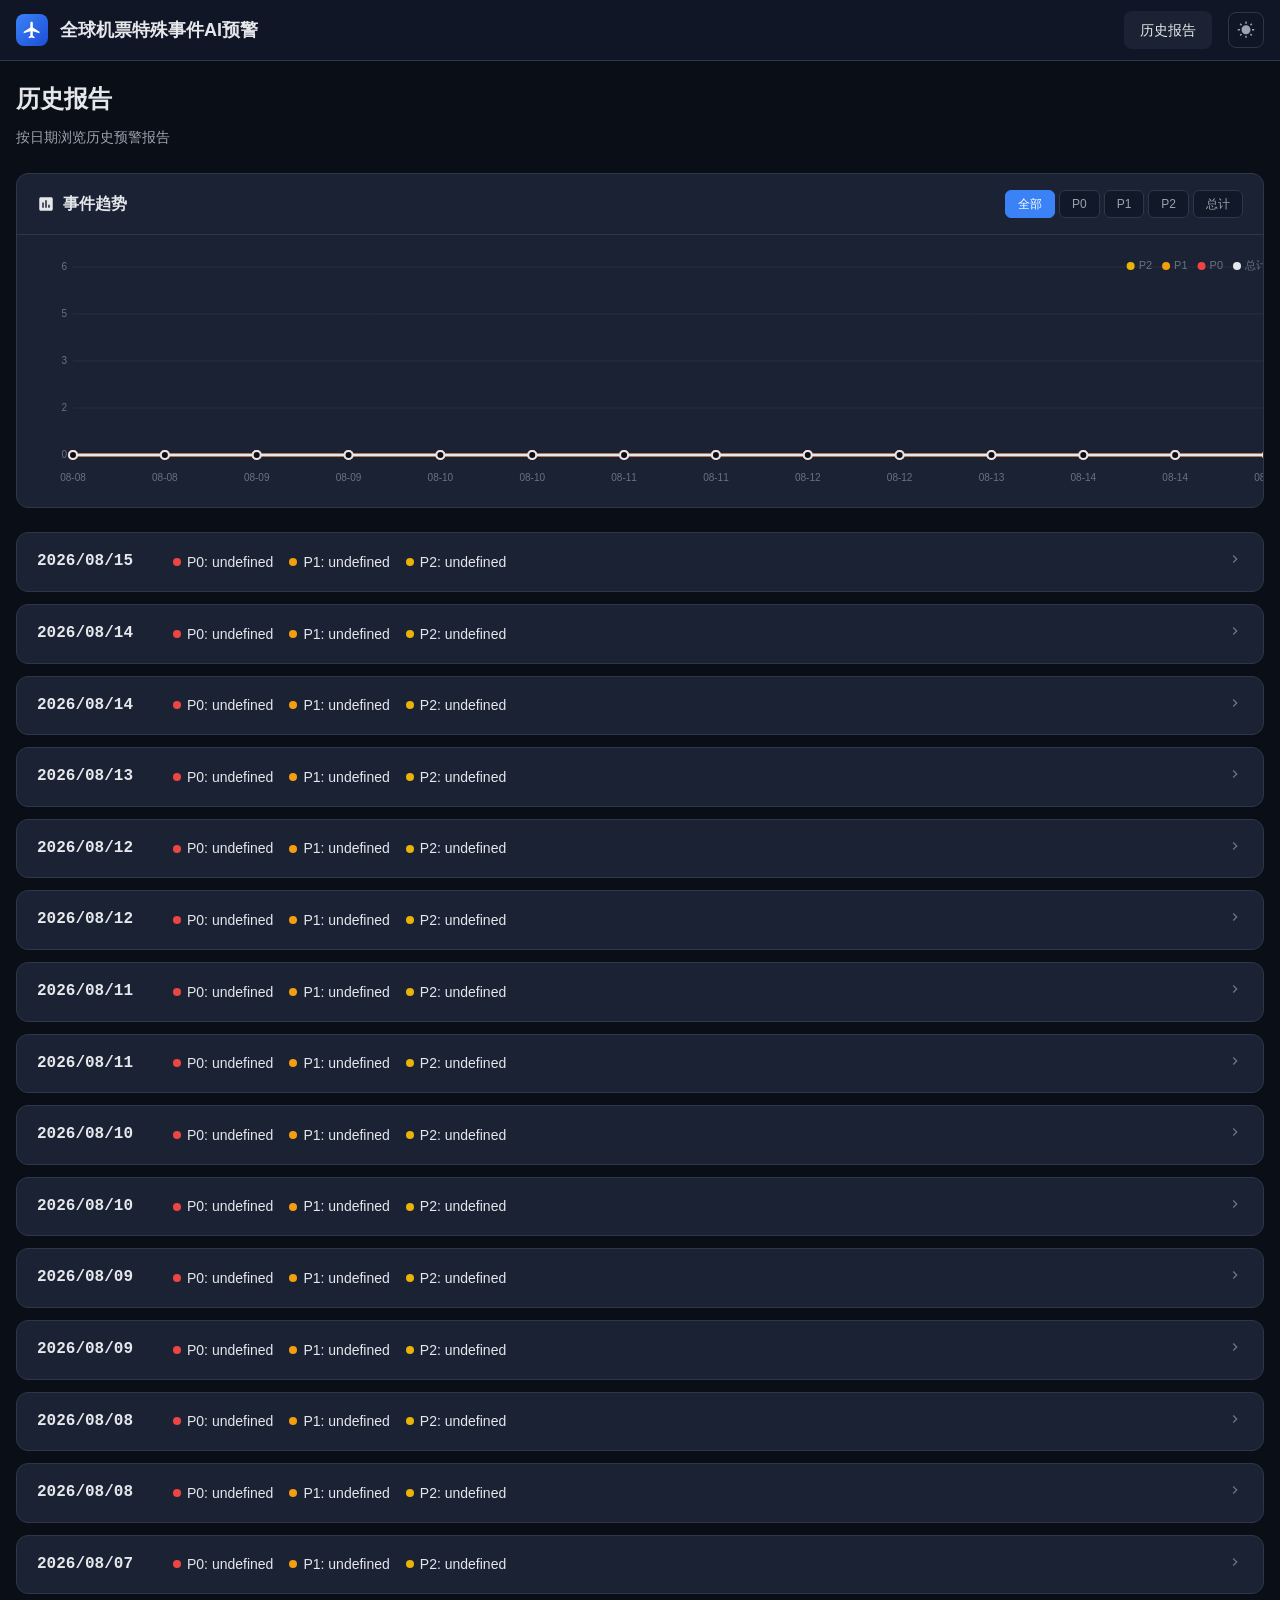
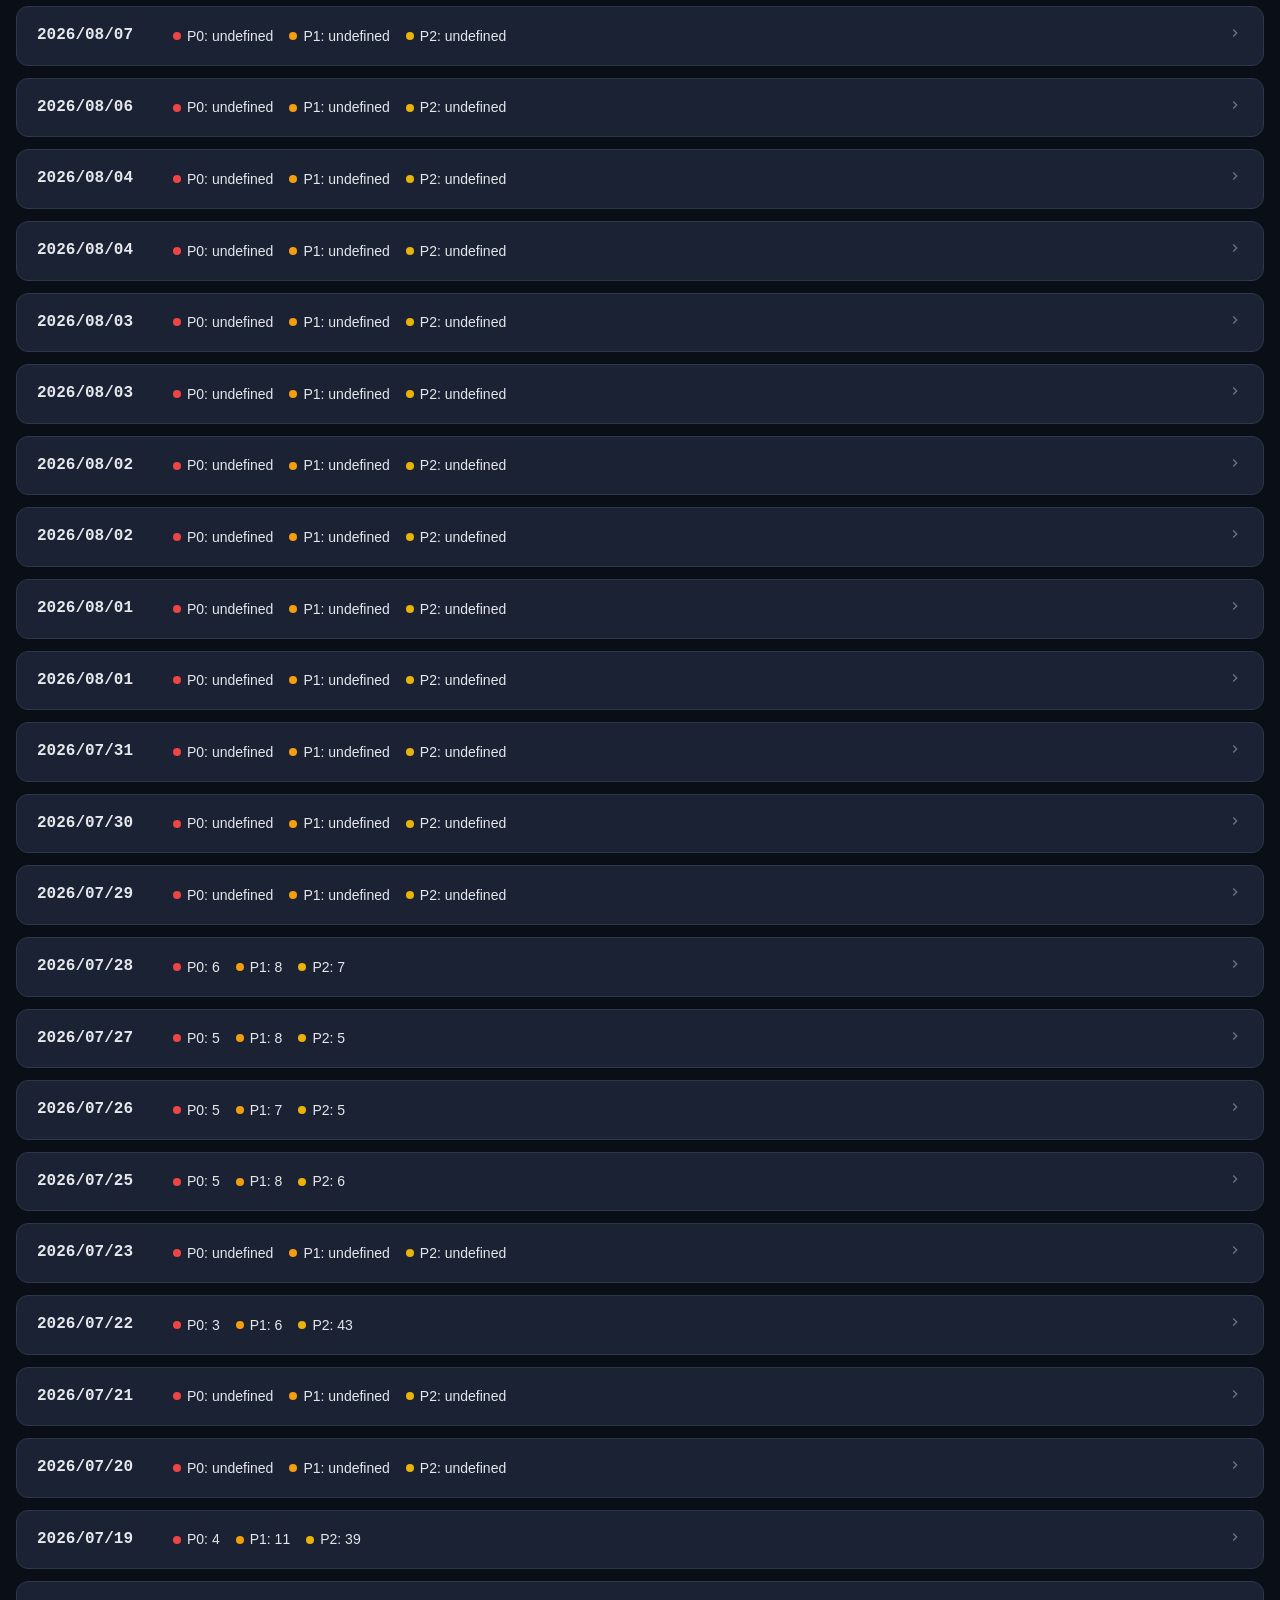
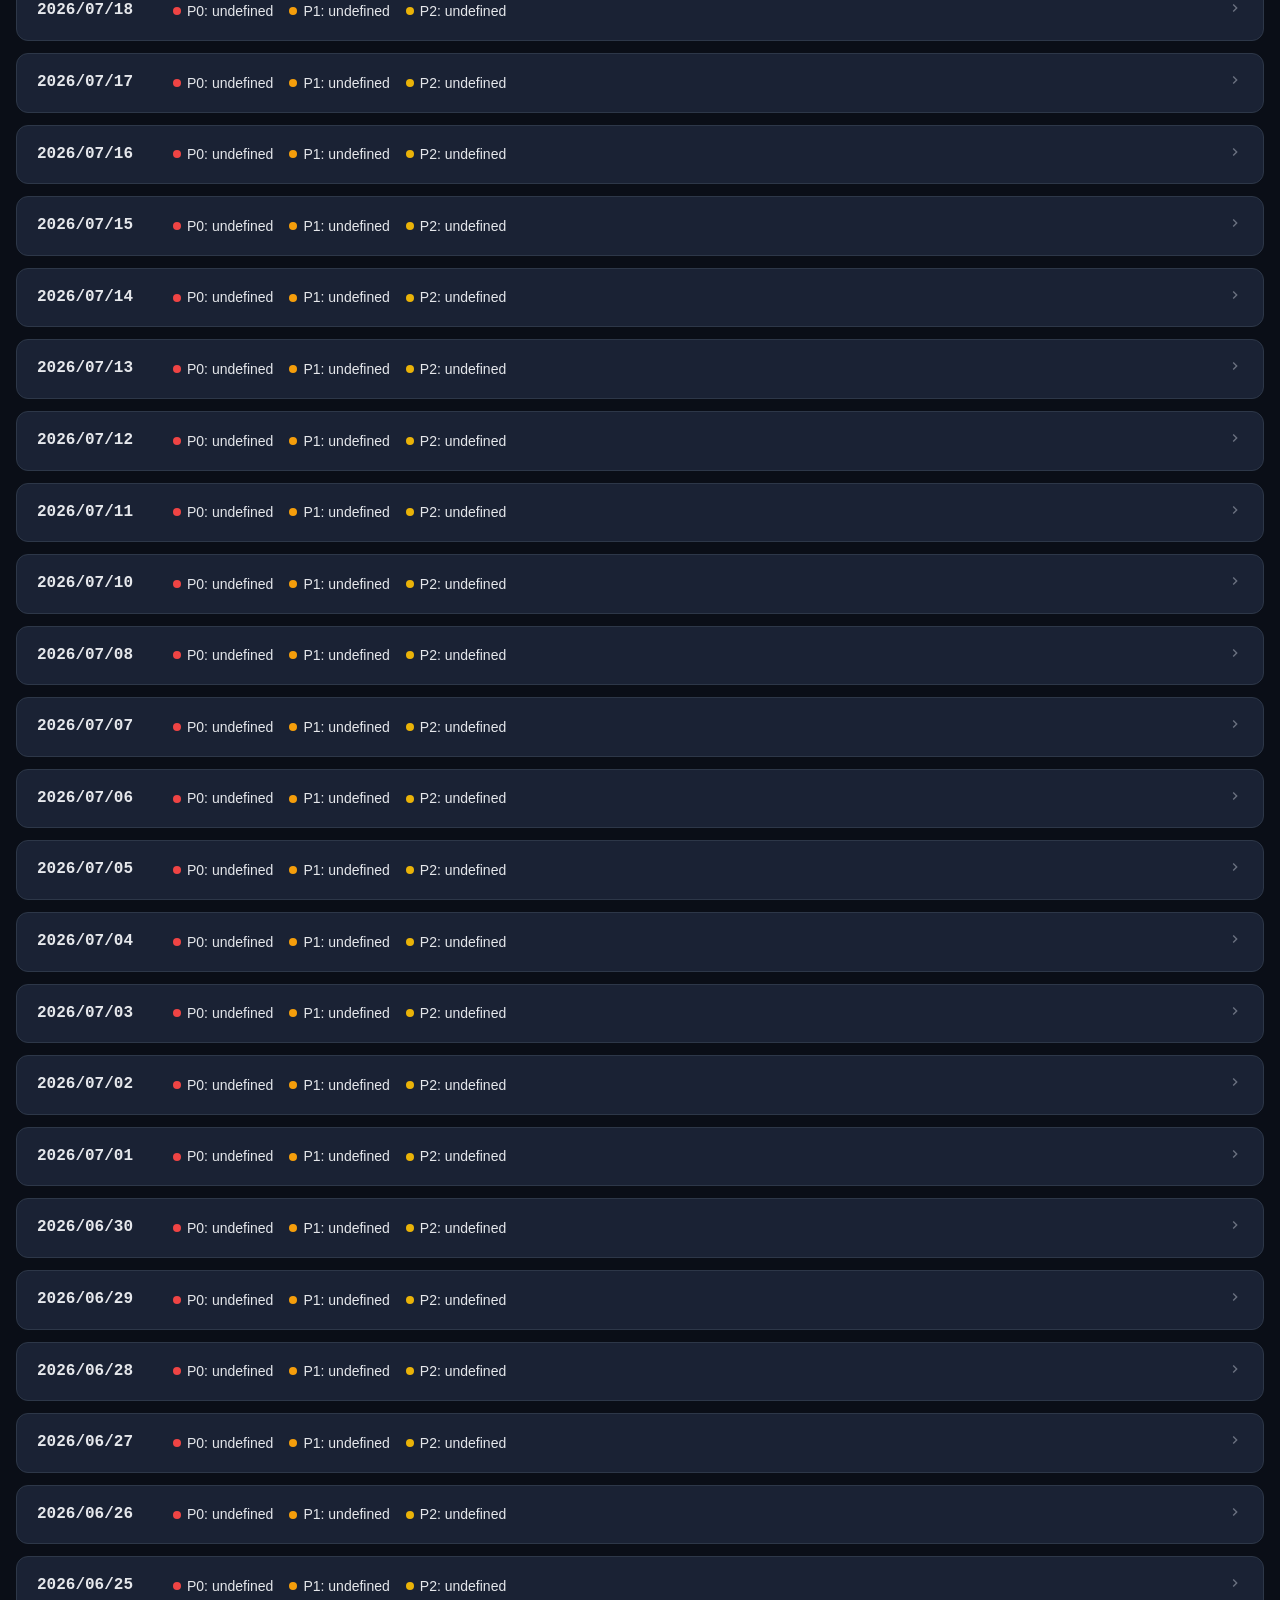
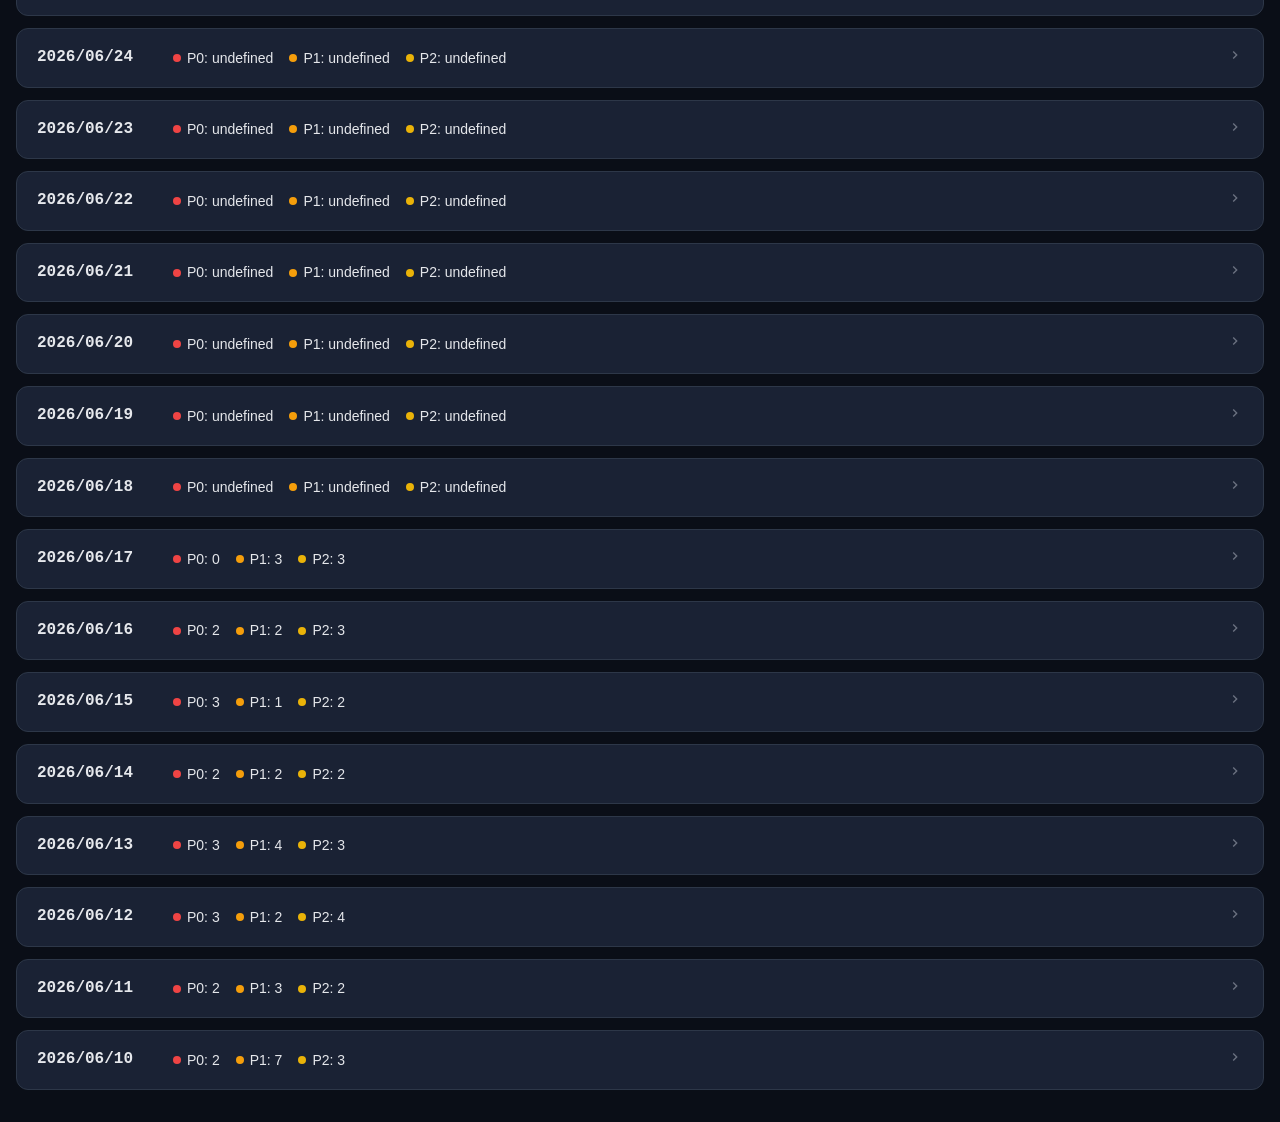
<file: archive.html>
<!DOCTYPE html>
<html lang="zh-CN">
<head>
  <meta charset="UTF-8">
  <meta name="viewport" content="width=device-width, initial-scale=1.0">
  <title>历史报告 - 全球机票特殊事件AI预警</title>
  <meta name="description" content="全球机票特殊事件AI预警历史报告归档">
  <link rel="icon" href="data:image/svg+xml,<svg xmlns='http://www.w3.org/2000/svg' viewBox='0 0 24 24'><path d='M21 16v-2l-8-5V3.5c0-.83-.67-1.5-1.5-1.5S10 2.67 10 3.5V9l-8 5v2l8-2.5V19l-2 1.5V22l3.5-1 3.5 1v-1.5L13 19v-5.5l8 2.5z' fill='%233b82f6'/></svg>">
  <link rel="stylesheet" href="css/style.css">
</head>
<body>
  <!-- Navigation -->
  <nav class="nav">
    <div class="nav-content">
      <div class="nav-brand">
        <div class="nav-logo">
          <svg viewBox="0 0 24 24"><path d="M21 16v-2l-8-5V3.5c0-.83-.67-1.5-1.5-1.5S10 2.67 10 3.5V9l-8 5v2l8-2.5V19l-2 1.5V22l3.5-1 3.5 1v-1.5L13 19v-5.5l8 2.5z"/></svg>
        </div>
        <span class="nav-title">全球机票特殊事件AI预警</span>
      </div>
      <div class="nav-right">
        <div class="nav-links">
          <a href="archive.html" class="nav-link active">历史报告</a>
        </div>
        <button class="theme-toggle" id="themeToggle" onclick="toggleTheme()" title="切换主题">
          <svg viewBox="0 0 24 24"><path d="M6.76 4.84l-1.8-1.79-1.41 1.41 1.79 1.79 1.42-1.41zM4 10.5H1v2h3v-2zm9-9.95h-2V3.5h2V.55zm7.45 3.91l-1.41-1.41-1.79 1.79 1.41 1.41 1.79-1.79zm-3.21 13.7l1.79 1.8 1.41-1.41-1.8-1.79-1.4 1.4zM20 10.5v2h3v-2h-3zm-8-5c-3.31 0-6 2.69-6 6s2.69 6 6 6 6-2.69 6-6-2.69-6-6-6zm-1 16.95h2V19.5h-2v2.95zm-7.45-3.91l1.41 1.41 1.79 1.8-1.41 1.41-1.79 1.8z"/></svg>
        </button>
      </div>
    </div>
  </nav>

  <!-- Main Content -->
  <main class="main">
    <div class="container">
      <!-- Page Header -->
      <div class="page-header">
        <h1 class="page-title">历史报告</h1>
        <div class="page-meta">
          <span>按日期浏览历史预警报告</span>
        </div>
      </div>

      <!-- Trend Chart -->
      <div class="trend-section">
        <div class="section-header">
          <h2 class="section-title">
            <svg viewBox="0 0 24 24"><path d="M19 3H5c-1.1 0-2 .9-2 2v14c0 1.1.9 2 2 2h14c1.1 0 2-.9 2-2V5c0-1.1-.9-2-2-2zM9 17H7v-7h2v7zm4 0h-2V7h2v10zm4 0h-2v-4h2v4z"/></svg>
            事件趋势
          </h2>
          <!-- Trend Filter Buttons -->
          <div class="trend-filter">
            <button class="trend-filter-btn active" data-line="all">全部</button>
            <button class="trend-filter-btn" data-line="P0">P0</button>
            <button class="trend-filter-btn" data-line="P1">P1</button>
            <button class="trend-filter-btn" data-line="P2">P2</button>
            <button class="trend-filter-btn" data-line="total">总计</button>
          </div>
        </div>
        <div class="trend-chart-wrapper">
          <canvas id="trendChart"></canvas>
        </div>
        <!-- Tooltip -->
        <div class="chart-tooltip" id="chartTooltip" style="display:none;"></div>
      </div>

      <!-- Archive List -->
      <div class="archive-list" id="archiveList">
        <div class="loading">
          <div class="spinner"></div>
          加载中...
        </div>
      </div>
    </div>
  </main>

  <script src="js/config.js?v=20260618a"></script>
  <script src="js/archive.js?v=20260618a"></script>
</body>
</html>
</file>
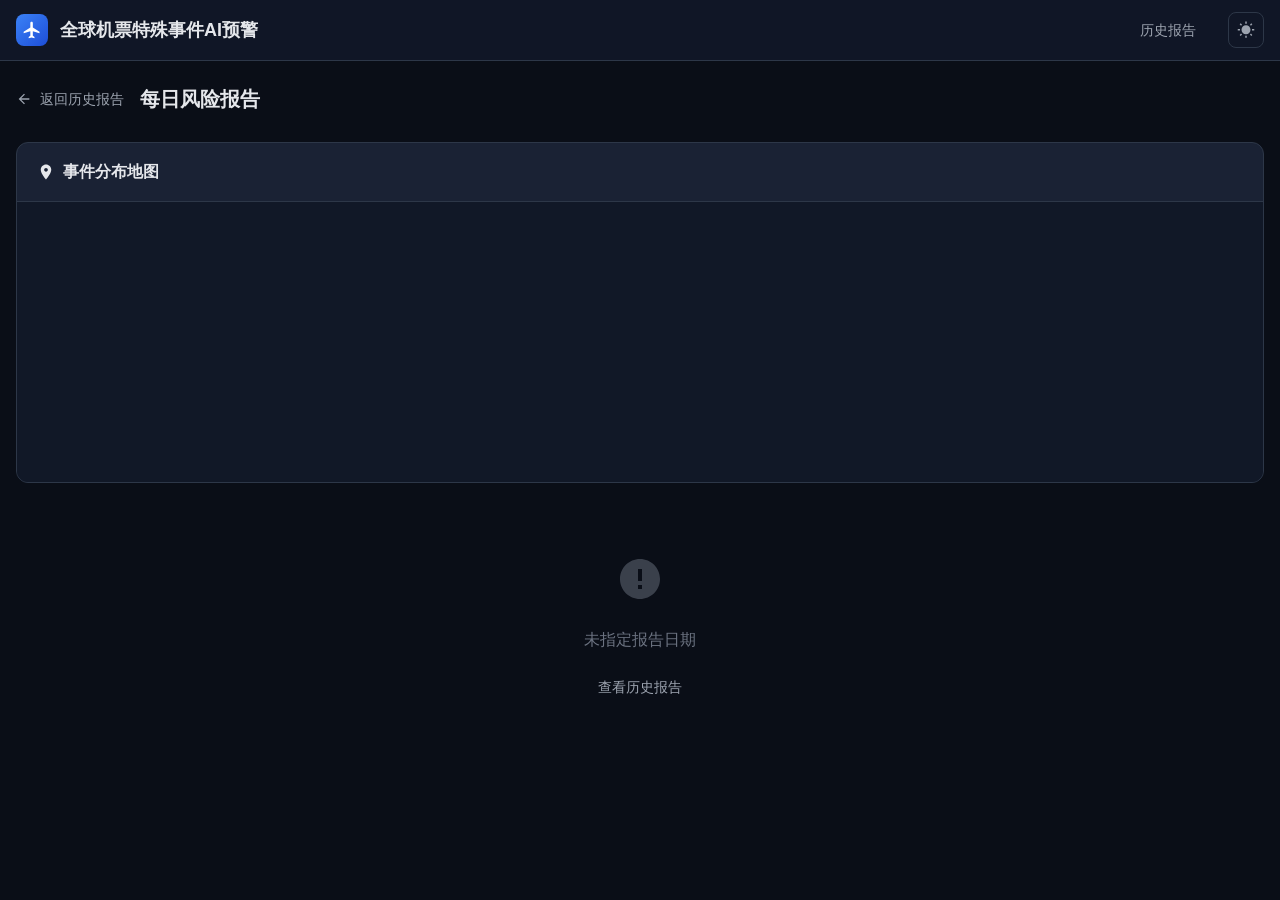
<file: report.html>
<!DOCTYPE html>
<html lang="zh-CN">
<head>
  <meta charset="UTF-8">
  <meta name="viewport" content="width=device-width, initial-scale=1.0">
  <title>报告详情 - 全球机票特殊事件AI预警</title>
  <meta name="description" content="全球机票特殊事件AI预警报告详情">
  <link rel="icon" href="data:image/svg+xml,<svg xmlns='http://www.w3.org/2000/svg' viewBox='0 0 24 24'><path d='M21 16v-2l-8-5V3.5c0-.83-.67-1.5-1.5-1.5S10 2.67 10 3.5V9l-8 5v2l8-2.5V19l-2 1.5V22l3.5-1 3.5 1v-1.5L13 19v-5.5l8 2.5z' fill='%233b82f6'/></svg>">
  <link rel="stylesheet" href="css/style.css">
  <link rel="stylesheet" href="https://cdn.bootcdn.net/ajax/libs/leaflet/1.9.4/leaflet.min.css" />
</head>
<body>
  <!-- Navigation -->
  <nav class="nav">
    <div class="nav-content">
      <div class="nav-brand">
        <div class="nav-logo">
          <svg viewBox="0 0 24 24"><path d="M21 16v-2l-8-5V3.5c0-.83-.67-1.5-1.5-1.5S10 2.67 10 3.5V9l-8 5v2l8-2.5V19l-2 1.5V22l3.5-1 3.5 1v-1.5L13 19v-5.5l8 2.5z"/></svg>
        </div>
        <span class="nav-title">全球机票特殊事件AI预警</span>
      </div>
      <div class="nav-right">
        <div class="nav-links">
          <a href="archive.html" class="nav-link">历史报告</a>
        </div>
        <button class="theme-toggle" id="themeToggle" onclick="toggleTheme()" title="切换主题">
          <svg viewBox="0 0 24 24"><path d="M6.76 4.84l-1.8-1.79-1.41 1.41 1.79 1.79 1.42-1.41zM4 10.5H1v2h3v-2zm9-9.95h-2V3.5h2V.55zm7.45 3.91l-1.41-1.41-1.79 1.79 1.41 1.41 1.79-1.79zm-3.21 13.7l1.79 1.8 1.41-1.41-1.8-1.79-1.4 1.4zM20 10.5v2h3v-2h-3zm-8-5c-3.31 0-6 2.69-6 6s2.69 6 6 6 6-2.69 6-6-2.69-6-6-6zm-1 16.95h2V19.5h-2v2.95zm-7.45-3.91l1.41 1.41 1.79 1.8-1.41 1.41-1.79 1.8z"/></svg>
        </button>
      </div>
    </div>
  </nav>

  <!-- Main Content -->
  <main class="main">
    <div class="container">
      <!-- Report Header -->
      <div class="report-header">
        <a href="archive.html" class="back-link">
          <svg viewBox="0 0 24 24"><path d="M20 11H7.83l5.59-5.59L12 4l-8 8 8 8 1.41-1.41L7.83 13H20v-2z"/></svg>
          返回历史报告
        </a>
        <h1 class="report-title" id="reportTitle">每日风险报告</h1>
      </div>

      <!-- Mini Map -->
      <div class="report-map-section">
        <div class="section-header">
          <h2 class="section-title">
            <svg viewBox="0 0 24 24"><path d="M12 2C8.13 2 5 5.13 5 9c0 5.25 7 13 7 13s7-7.75 7-13c0-3.87-3.13-7-7-7zm0 9.5c-1.38 0-2.5-1.12-2.5-2.5s1.12-2.5 2.5-2.5 2.5 1.12 2.5 2.5-1.12 2.5-2.5 2.5z"/></svg>
            事件分布地图
          </h2>
        </div>
        <div class="report-map-container">
          <div id="reportMap"></div>
        </div>
      </div>

      <!-- Report Content -->
      <div id="reportContent">
        <div class="loading">
          <div class="spinner"></div>
          加载报告数据...
        </div>
      </div>
    </div>
  </main>

  <script src="https://cdn.bootcdn.net/ajax/libs/leaflet/1.9.4/leaflet.min.js"></script>
  <script src="js/config.js?v=20260618a"></script>
  <script src="js/report-common.js?v=20260618a"></script>
  <script src="js/report.js?v=20260618a"></script>
</body>
</html>
</file>
<file: css/style.css>
/* Global Styles - Dark Theme (Default) */
:root {
  --bg-primary: #0a0e17;
  --bg-secondary: #111827;
  --bg-card: #1a2234;
  --bg-card-hover: #243044;
  --text-primary: #e5e7eb;
  --text-secondary: #9ca3af;
  --text-muted: #6b7280;
  --border-color: #2d3748;
  --accent-p0: #ef4444;
  --accent-p0-bg: rgba(239, 68, 68, 0.15);
  --accent-p1: #f59e0b;
  --accent-p1-bg: rgba(245, 158, 11, 0.15);
  --accent-p2: #eab308;
  --accent-p2-bg: rgba(234, 179, 8, 0.15);
  --accent-blue: #3b82f6;
  --accent-blue-bg: rgba(59, 130, 246, 0.15);
  --shadow: 0 4px 6px -1px rgba(0, 0, 0, 0.3), 0 2px 4px -1px rgba(0, 0, 0, 0.2);
  --shadow-lg: 0 10px 15px -3px rgba(0, 0, 0, 0.4), 0 4px 6px -2px rgba(0, 0, 0, 0.3);
  --radius: 12px;
  --radius-sm: 8px;
}

/* Light Theme */
.light-theme {
  --bg-primary: #f3f4f6;
  --bg-secondary: #e5e7eb;
  --bg-card: #ffffff;
  --bg-card-hover: #f9fafb;
  --text-primary: #111827;
  --text-secondary: #4b5563;
  --text-muted: #9ca3af;
  --border-color: #d1d5db;
  --accent-p0-bg: rgba(239, 68, 68, 0.1);
  --accent-p1-bg: rgba(245, 158, 11, 0.1);
  --accent-p2-bg: rgba(234, 179, 8, 0.1);
  --accent-blue-bg: rgba(59, 130, 246, 0.1);
  --shadow: 0 4px 6px -1px rgba(0, 0, 0, 0.08), 0 2px 4px -1px rgba(0, 0, 0, 0.04);
  --shadow-lg: 0 10px 15px -3px rgba(0, 0, 0, 0.1), 0 4px 6px -2px rgba(0, 0, 0, 0.05);
}

* {
  margin: 0;
  padding: 0;
  box-sizing: border-box;
}

body {
  font-family: -apple-system, BlinkMacSystemFont, 'Segoe UI', Roboto, Oxygen, Ubuntu, sans-serif;
  background: var(--bg-primary);
  color: var(--text-primary);
  line-height: 1.6;
  min-height: 100vh;
  transition: background 0.3s, color 0.3s;
}

/* Navigation */
.nav {
  position: fixed;
  top: 0;
  left: 0;
  right: 0;
  background: rgba(17, 24, 39, 0.95);
  backdrop-filter: blur(10px);
  border-bottom: 1px solid var(--border-color);
  z-index: 1000;
  padding: 0 1rem;
  transition: background 0.3s, border-color 0.3s;
}

.light-theme .nav {
  background: rgba(255, 255, 255, 0.95);
}

.nav-content {
  max-width: 1400px;
  margin: 0 auto;
  display: flex;
  align-items: center;
  justify-content: space-between;
  height: 60px;
}

.nav-brand {
  display: flex;
  align-items: center;
  gap: 0.75rem;
}

.nav-logo {
  width: 32px;
  height: 32px;
  background: linear-gradient(135deg, var(--accent-blue), #1d4ed8);
  border-radius: 8px;
  display: flex;
  align-items: center;
  justify-content: center;
}

.nav-logo svg {
  width: 20px;
  height: 20px;
  fill: white;
}

.nav-title {
  font-size: 1.125rem;
  font-weight: 600;
  color: var(--text-primary);
}

.nav-right {
  display: flex;
  align-items: center;
  gap: 1rem;
}

.nav-links {
  display: flex;
  gap: 0.5rem;
}

.nav-link {
  color: var(--text-secondary);
  text-decoration: none;
  padding: 0.5rem 1rem;
  border-radius: var(--radius-sm);
  font-size: 0.875rem;
  transition: all 0.2s;
}

.nav-link:hover, .nav-link.active {
  color: var(--text-primary);
  background: var(--bg-card);
}

/* Theme Toggle */
.theme-toggle {
  background: none;
  border: 1px solid var(--border-color);
  color: var(--text-secondary);
  width: 36px;
  height: 36px;
  border-radius: var(--radius-sm);
  cursor: pointer;
  display: flex;
  align-items: center;
  justify-content: center;
  transition: all 0.2s;
}

.theme-toggle:hover {
  color: var(--accent-blue);
  border-color: var(--accent-blue);
  background: var(--accent-blue-bg);
}

.theme-toggle svg {
  width: 18px;
  height: 18px;
  fill: currentColor;
}

.light-theme .nav {
  background: rgba(255, 255, 255, 0.95);
}

.light-theme .nav-title {
  color: var(--text-primary);
}

/* Main Content */
.main {
  padding-top: 80px;
  padding-bottom: 2rem;
}

.container {
  max-width: 1400px;
  margin: 0 auto;
  padding: 0 1rem;
}

/* Header */
.page-header {
  margin-bottom: 1.5rem;
}

.page-title {
  font-size: 1.5rem;
  font-weight: 700;
  margin-bottom: 0.5rem;
}

.page-meta {
  display: flex;
  align-items: center;
  gap: 1rem;
  color: var(--text-secondary);
  font-size: 0.875rem;
}

.page-meta span {
  display: flex;
  align-items: center;
  gap: 0.375rem;
}

.page-meta svg {
  width: 14px;
  height: 14px;
  fill: currentColor;
}

/* Stats Cards */
.stats-grid {
  display: grid;
  grid-template-columns: repeat(auto-fit, minmax(200px, 1fr));
  gap: 1rem;
  margin-bottom: 1.5rem;
}

.stat-card {
  background: var(--bg-card);
  border-radius: var(--radius);
  padding: 1.25rem;
  border: 1px solid var(--border-color);
  transition: all 0.2s;
}

.stat-card:hover {
  transform: translateY(-2px);
  box-shadow: var(--shadow-lg);
}

.stat-card.p0 { border-left: 4px solid var(--accent-p0); }
.stat-card.p1 { border-left: 4px solid var(--accent-p1); }
.stat-card.p2 { border-left: 4px solid var(--accent-p2); }
.stat-card.total { border-left: 4px solid var(--accent-blue); }

.stat-label {
  font-size: 0.875rem;
  color: var(--text-secondary);
  margin-bottom: 0.5rem;
  display: flex;
  align-items: center;
  gap: 0.5rem;
}

.stat-value {
  font-size: 2.5rem;
  font-weight: 700;
  font-family: 'SF Mono', 'Consolas', monospace;
}

.stat-card.p0 .stat-value { color: var(--accent-p0); }
.stat-card.p1 .stat-value { color: var(--accent-p1); }
.stat-card.p2 .stat-value { color: var(--accent-p2); }
.stat-card.total .stat-value { color: var(--accent-blue); }

.stat-desc {
  font-size: 0.75rem;
  color: var(--text-muted);
  margin-top: 0.5rem;
}

/* ===== Full Filter Bar ===== */
.full-filter-bar {
  display: flex;
  flex-wrap: wrap;
  gap: 1rem 1.5rem;
  padding: 1rem 1.25rem;
  background: var(--bg-card);
  border-radius: var(--radius);
  border: 1px solid var(--border-color);
  margin-bottom: 1.5rem;
  align-items: flex-end;
}

.filter-group {
  display: flex;
  flex-direction: column;
  gap: 0.375rem;
}

.filter-group-time {
  min-width: 240px;
}

.filter-group-priority,
.filter-group-category,
.filter-group-region {
  /* auto width */
}

.filter-group-search {
  flex: 1;
  min-width: 200px;
  flex-direction: row;
  align-items: flex-end;
  gap: 0.5rem;
}

.filter-label {
  font-size: 0.75rem;
  color: var(--text-muted);
  font-weight: 600;
  white-space: nowrap;
  letter-spacing: 0.02em;
}

/* Time controls */
.filter-time-controls {
  display: flex;
  flex-direction: column;
  gap: 0.375rem;
}

.filter-time-inputs {
  display: flex;
  align-items: center;
  gap: 0.375rem;
}

.filter-date-input {
  background: var(--bg-secondary);
  border: 1px solid var(--border-color);
  color: var(--text-primary);
  padding: 0.35rem 0.5rem;
  border-radius: 6px;
  font-size: 0.8125rem;
  font-family: inherit;
  width: 130px;
  outline: none;
  transition: border-color 0.15s;
}

.filter-date-input:focus {
  border-color: var(--accent-blue);
}

.filter-date-input::-webkit-calendar-picker-indicator {
  filter: invert(0.7);
  cursor: pointer;
}

.light-theme .filter-date-input::-webkit-calendar-picker-indicator {
  filter: none;
}

.filter-date-sep {
  color: var(--text-muted);
  font-size: 0.8125rem;
  font-weight: 500;
}

.filter-time-shortcuts {
  display: flex;
  gap: 0.25rem;
}

.filter-shortcut-btn {
  background: var(--bg-secondary);
  border: 1px solid var(--border-color);
  color: var(--text-secondary);
  padding: 0.2rem 0.5rem;
  border-radius: 4px;
  font-size: 0.6875rem;
  cursor: pointer;
  transition: all 0.15s;
  white-space: nowrap;
}

.filter-shortcut-btn:hover {
  background: var(--bg-card-hover);
  color: var(--text-primary);
}

.filter-shortcut-btn.active {
  background: var(--accent-blue);
  color: #fff;
  border-color: var(--accent-blue);
}

/* Priority / Category / Region button groups */
.filter-priority,
.filter-category,
.filter-region {
  display: flex;
  flex-wrap: wrap;
  gap: 0.25rem;
}

.filter-btn {
  background: var(--bg-secondary);
  border: 1px solid var(--border-color);
  color: var(--text-secondary);
  padding: 0.3rem 0.75rem;
  border-radius: 6px;
  font-size: 0.75rem;
  cursor: pointer;
  transition: all 0.15s;
  white-space: nowrap;
}

.filter-btn:hover {
  background: var(--bg-card-hover);
  color: var(--text-primary);
}

.filter-btn.active {
  background: var(--accent-blue);
  color: #fff;
  border-color: var(--accent-blue);
}

/* Search inline in full filter */
.filter-search {
  display: flex;
  align-items: center;
  gap: 0.5rem;
  background: var(--bg-secondary);
  border: 1px solid var(--border-color);
  border-radius: 6px;
  padding: 0.3rem 0.625rem;
  flex: 1;
  min-width: 160px;
}

.filter-search svg {
  width: 16px;
  height: 16px;
  fill: var(--text-muted);
  flex-shrink: 0;
}

.filter-search input {
  flex: 1;
  background: transparent;
  border: none;
  color: var(--text-primary);
  font-size: 0.8125rem;
  outline: none;
  width: 100%;
}

.filter-search input::placeholder {
  color: var(--text-muted);
}

.filter-count {
  font-size: 0.75rem;
  color: var(--text-muted);
  font-family: 'SF Mono', 'Consolas', monospace;
  white-space: nowrap;
}

/* Mobile: full filter bar adjustments */
@media (max-width: 768px) {
  .full-filter-bar {
    gap: 0.75rem;
    padding: 0.875rem 1rem;
  }
  .filter-group-time {
    min-width: 100%;
  }
  .filter-date-input {
    width: 110px;
    font-size: 0.75rem;
  }
  .filter-group-search {
    min-width: 100%;
    flex-direction: column;
    align-items: stretch;
  }
  .filter-category .filter-btn {
    font-size: 0.6875rem;
    padding: 0.25rem 0.5rem;
  }
}

@media (max-width: 640px) {
  .filter-time-inputs {
    flex-wrap: wrap;
  }
  .filter-time-shortcuts {
    flex-wrap: wrap;
  }
  .filter-priority,
  .filter-category,
  .filter-region {
    flex-wrap: wrap;
  }
}

/* Modal date label */
.modal-date-label {
  font-size: 0.8125rem;
  color: var(--text-muted);
  margin-bottom: 16px;
  padding-bottom: 12px;
  border-bottom: 1px solid var(--border-color);
}

/* Grid Layout */
.content-grid {
  display: grid;
  grid-template-columns: 1fr;
  gap: 1.5rem;
}

@media (min-width: 1024px) {
  .content-grid {
    grid-template-columns: 1fr 1fr;
  }
}

/* Map Section */
.map-section {
  background: var(--bg-card);
  border-radius: var(--radius);
  border: 1px solid var(--border-color);
  overflow: hidden;
}

.section-header {
  padding: 1rem 1.25rem;
  border-bottom: 1px solid var(--border-color);
  display: flex;
  align-items: center;
  justify-content: space-between;
}

.section-title {
  font-size: 1rem;
  font-weight: 600;
  display: flex;
  align-items: center;
  gap: 0.5rem;
}

.section-title svg {
  width: 18px;
  height: 18px;
  fill: currentColor;
}

.map-container {
  height: 400px;
  background: var(--bg-secondary);
}

#indexMap {
  height: 100%;
  width: 100%;
}

/* Legend */
.legend {
  display: flex;
  gap: 1rem;
  padding: 0.75rem 1.25rem;
  background: var(--bg-secondary);
  border-top: 1px solid var(--border-color);
}

.legend-item {
  display: flex;
  align-items: center;
  gap: 0.375rem;
  font-size: 0.75rem;
  color: var(--text-secondary);
}

.legend-dot {
  width: 10px;
  height: 10px;
  border-radius: 50%;
}

.legend-dot.p0 { background: var(--accent-p0); }
.legend-dot.p1 { background: var(--accent-p1); }
.legend-dot.p2 { background: var(--accent-p2); }

/* Event List */
.event-list-section {
  background: var(--bg-card);
  border-radius: var(--radius);
  border: 1px solid var(--border-color);
}

.event-list {
  max-height: 500px;
  overflow-y: auto;
}

.event-item {
  padding: 1rem 1.25rem;
  border-bottom: 1px solid var(--border-color);
  cursor: pointer;
  transition: background 0.2s;
}

.event-item:last-child {
  border-bottom: none;
}

.event-item:hover {
  background: var(--bg-card-hover);
}

.event-item.clickable {
  cursor: pointer;
}

.event-item.clickable:hover {
  background: var(--bg-card-hover);
  transform: translateX(4px);
}

.event-item.clickable:active {
  transform: translateX(2px);
}

.event-header {
  display: flex;
  align-items: flex-start;
  justify-content: space-between;
  gap: 0.75rem;
  margin-bottom: 0.5rem;
}

.event-priority {
  flex-shrink: 0;
  padding: 0.25rem 0.5rem;
  border-radius: 4px;
  font-size: 0.75rem;
  font-weight: 600;
}

.event-priority.p0 { background: var(--accent-p0-bg); color: var(--accent-p0); }
.event-priority.p1 { background: var(--accent-p1-bg); color: var(--accent-p1); }
.event-priority.p2 { background: var(--accent-p2-bg); color: var(--accent-p2); }

.event-title {
  font-size: 0.9375rem;
  font-weight: 500;
  flex: 1;
}

.event-category {
  font-size: 0.75rem;
  color: var(--text-muted);
  margin-top: 0.375rem;
}

.event-summary {
  font-size: 0.8125rem;
  color: var(--text-secondary);
  margin-top: 0.5rem;
  line-height: 1.5;
  padding: 0.5rem 0.75rem;
  background: var(--bg-secondary);
  border-radius: 6px;
  border-left: 3px solid var(--accent-blue);
}

.event-card-summary {
  font-size: 0.8125rem;
  color: var(--text-secondary);
  margin-bottom: 0.75rem;
  line-height: 1.6;
  padding: 0.625rem 0.75rem;
  background: var(--bg-secondary);
  border-radius: var(--radius-sm);
  border-left: 3px solid var(--accent-blue);
}

.event-card-description {
  margin-bottom: 0.75rem;
}

.desc-content {
  font-size: 0.8125rem;
  color: var(--text-secondary);
  line-height: 1.75;
  padding: 0.625rem 0.75rem;
  background: var(--bg-secondary);
  border-radius: var(--radius-sm);
  overflow: hidden;
  transition: max-height 0.3s ease;
}

.desc-content p {
  margin: 0 0 0.5rem 0;
}

.desc-content p:last-child {
  margin-bottom: 0;
}

.desc-content.collapsed {
  max-height: 3.6em;
  position: relative;
}

.desc-content.collapsed::after {
  content: '';
  position: absolute;
  bottom: 0;
  left: 0;
  right: 0;
  height: 2em;
  background: linear-gradient(transparent, var(--bg-secondary));
  pointer-events: none;
}

.desc-toggle {
  display: inline-flex;
  align-items: center;
  gap: 4px;
  background: none;
  border: none;
  color: var(--accent-blue);
  font-size: 0.75rem;
  cursor: pointer;
  padding: 4px 0;
  margin-top: 2px;
}

.desc-toggle:hover {
  opacity: 0.8;
}

.desc-toggle svg {
  transition: transform 0.2s ease;
}

.event-meta {
  display: flex;
  flex-wrap: wrap;
  gap: 1rem;
  font-size: 0.8125rem;
  color: var(--text-secondary);
}

.event-meta-item {
  display: flex;
  align-items: center;
  gap: 0.375rem;
}

.event-meta-item svg {
  width: 14px;
  height: 14px;
  fill: currentColor;
}

/* Report Page */
.report-header {
  display: flex;
  flex-wrap: wrap;
  align-items: center;
  gap: 1rem;
  margin-bottom: 1.5rem;
}

.back-link {
  display: inline-flex;
  align-items: center;
  gap: 0.5rem;
  color: var(--text-secondary);
  text-decoration: none;
  font-size: 0.875rem;
  padding: 0.5rem 0;
  transition: color 0.2s;
}

.back-link:hover {
  color: var(--text-primary);
}

.back-link svg {
  width: 16px;
  height: 16px;
  fill: currentColor;
}

.report-title {
  font-size: 1.25rem;
  font-weight: 600;
}

/* Report Mini Map */
.report-map-section {
  background: var(--bg-card);
  border-radius: var(--radius);
  border: 1px solid var(--border-color);
  overflow: hidden;
  margin-bottom: 1.5rem;
}

.report-map-container {
  height: 280px;
  background: var(--bg-secondary);
}

#reportMap {
  height: 100%;
  width: 100%;
}

/* Trend Chart Section */
.trend-section {
  background: var(--bg-card);
  border-radius: var(--radius);
  border: 1px solid var(--border-color);
  overflow: hidden;
  margin-bottom: 1.5rem;
}

.trend-chart-wrapper {
  padding: 1rem 1.25rem;
}

#trendChart {
  width: 100%;
  display: block;
}

/* Report Sections */
.report-section {
  margin-bottom: 1.5rem;
}

.report-section.p0 { border-left: 4px solid var(--accent-p0); }
.report-section.p1 { border-left: 4px solid var(--accent-p1); }
.report-section.p2 { border-left: 4px solid var(--accent-p2); }

.report-section-header {
  background: var(--bg-card);
  padding: 1rem 1.25rem;
  border-radius: var(--radius) var(--radius) 0 0;
  border: 1px solid var(--border-color);
  border-bottom: none;
  display: flex;
  align-items: center;
  gap: 0.75rem;
}

.report-section-title {
  font-size: 1rem;
  font-weight: 600;
}

.report-section-body {
  background: var(--bg-card);
  border-radius: 0 0 var(--radius) var(--radius);
  border: 1px solid var(--border-color);
  overflow: hidden;
}

.dimension-group {
  padding: 1rem 1.25rem;
  border-bottom: 1px solid var(--border-color);
}

.dimension-group:last-child {
  border-bottom: none;
}

.dimension-title {
  font-size: 0.875rem;
  font-weight: 600;
  color: var(--text-secondary);
  margin-bottom: 0.75rem;
  display: flex;
  align-items: center;
  gap: 0.5rem;
}

.dimension-title svg {
  width: 16px;
  height: 16px;
  fill: currentColor;
}

.event-card {
  background: var(--bg-secondary);
  border-radius: var(--radius-sm);
  padding: 1.25rem;
  margin-bottom: 0.75rem;
}

.event-card:last-child {
  margin-bottom: 0;
}

.event-card.p2-compact {
  padding: 0.75rem 1rem;
  opacity: 0.85;
}

.event-card.p2-compact .event-card-title {
  font-size: 0.875rem;
  font-weight: 400;
  margin-bottom: 0;
}

.event-priority-badge {
  display: inline-block;
  font-size: 0.75rem;
  font-weight: 700;
  padding: 0.125rem 0.5rem;
  border-radius: 4px;
  margin-right: 0.5rem;
  vertical-align: middle;
}

.event-priority-badge.p0 {
  background: var(--accent-p0-bg);
  color: var(--accent-p0);
  border: 1px solid rgba(239, 68, 68, 0.3);
}

.event-priority-badge.p1 {
  background: var(--accent-p1-bg);
  color: var(--accent-p1);
  border: 1px solid rgba(245, 158, 11, 0.3);
}

.event-priority-badge.p2 {
  background: var(--accent-p2-bg);
  color: var(--accent-p2);
  border: 1px solid rgba(234, 179, 8, 0.3);
  font-size: 0.7rem;
}

.event-card-title {
  font-size: 0.9375rem;
  font-weight: 600;
  margin-bottom: 0.75rem;
  line-height: 1.5;
}

/* 6字段区域 → 改为2×2网格信息卡 + 全宽卡 + 蓝色竖线详情 */
.card-info-grid {
  display: grid;
  grid-template-columns: 1fr 1fr;
  gap: 10px;
  margin-bottom: 10px;
}

.card-info-full {
  display: flex;
  flex-direction: column;
  gap: 10px;
  margin-bottom: 0;
}

.card-info-item {
  display: flex;
  align-items: flex-start;
  gap: 10px;
  padding: 12px 14px;
  background: var(--bg-secondary);
  border-radius: 10px;
  border: 1px solid var(--border-color);
}

.card-info-icon {
  width: 36px;
  height: 36px;
  border-radius: 8px;
  display: flex;
  align-items: center;
  justify-content: center;
  font-size: 18px;
  background: var(--accent-blue-bg);
  flex-shrink: 0;
}

.card-info-content {
  flex: 1;
  min-width: 0;
}

.card-info-label {
  font-size: 11px;
  color: var(--text-muted);
  font-weight: 500;
  margin-bottom: 2px;
  text-transform: uppercase;
  letter-spacing: 0.02em;
}

.card-info-value {
  font-size: 13px;
  color: var(--text-primary);
  font-weight: 500;
  line-height: 1.5;
  word-break: break-word;
}

/* 卡片详情分隔线 */
.card-detail-divider {
  height: 1px;
  background: var(--border-color);
  margin: 16px 0;
}

/* 卡片详情区域（蓝色竖线） */
.card-detail-area {
  display: flex;
  flex-direction: column;
  gap: 12px;
}

.card-detail-block {
  padding-left: 12px;
  border-left: 3px solid var(--accent-blue);
}

.card-detail-header {
  font-size: 14px;
  font-weight: 700;
  color: var(--accent-blue);
  margin-bottom: 4px;
}

.card-detail-body {
  font-size: 13px;
  color: var(--text-secondary);
  line-height: 1.7;
}

/* Flight Table */
.flight-section {
  background: var(--bg-card);
  border-radius: var(--radius);
  border: 1px solid var(--border-color);
  margin-bottom: 1.5rem;
}

.flight-table-wrapper {
  overflow-x: auto;
}

.flight-table {
  width: 100%;
  border-collapse: collapse;
  font-size: 0.8125rem;
}

.flight-table th,
.flight-table td {
  padding: 0.75rem 1rem;
  text-align: left;
  border-bottom: 1px solid var(--border-color);
}

.flight-table th {
  background: var(--bg-secondary);
  font-weight: 600;
  color: var(--text-secondary);
  white-space: nowrap;
}

.flight-table tr:last-child td {
  border-bottom: none;
}

.flight-table tr:hover td {
  background: var(--bg-card-hover);
}

.flight-airport {
  font-weight: 600;
}

.flight-count {
  color: var(--text-muted);
  font-size: 0.75rem;
}

.flight-route {
  font-family: 'SF Mono', 'Consolas', monospace;
  color: var(--text-secondary);
}

.status-badge {
  display: inline-flex;
  align-items: center;
  gap: 0.25rem;
  padding: 0.25rem 0.5rem;
  border-radius: 4px;
  font-size: 0.75rem;
  font-weight: 500;
}

.status-badge.cancelled {
  background: var(--accent-p0-bg);
  color: var(--accent-p0);
}

.status-badge.delayed {
  background: var(--accent-p1-bg);
  color: var(--accent-p1);
}

/* Sources */
.sources-section {
  background: var(--bg-card);
  border-radius: var(--radius);
  border: 1px solid var(--border-color);
  padding: 1.25rem;
}

.sources-title {
  font-size: 0.875rem;
  font-weight: 600;
  margin-bottom: 0.75rem;
}

.sources-list {
  display: flex;
  flex-wrap: wrap;
  gap: 0.5rem;
}

.source-tag {
  display: inline-flex;
  align-items: center;
  gap: 0.375rem;
  padding: 0.375rem 0.75rem;
  background: var(--bg-secondary);
  border-radius: var(--radius-sm);
  font-size: 0.75rem;
  color: var(--text-secondary);
}

.source-tag svg {
  width: 12px;
  height: 12px;
  fill: currentColor;
}

/* Archive Page */
.archive-list {
  display: flex;
  flex-direction: column;
  gap: 0.75rem;
}

.archive-item {
  display: flex;
  align-items: center;
  gap: 1rem;
  background: var(--bg-card);
  border-radius: var(--radius);
  border: 1px solid var(--border-color);
  padding: 1rem 1.25rem;
  cursor: pointer;
  transition: all 0.2s;
}

.archive-item:hover {
  background: var(--bg-card-hover);
  transform: translateX(4px);
}

.archive-date {
  font-size: 1rem;
  font-weight: 600;
  font-family: 'SF Mono', 'Consolas', monospace;
  min-width: 120px;
}

.archive-stats {
  display: flex;
  gap: 1rem;
  flex: 1;
}

.archive-stat {
  display: flex;
  align-items: center;
  gap: 0.375rem;
  font-size: 0.875rem;
}

.archive-stat .dot {
  width: 8px;
  height: 8px;
  border-radius: 50%;
}

.archive-stat .dot.p0 { background: var(--accent-p0); }
.archive-stat .dot.p1 { background: var(--accent-p1); }
.archive-stat .dot.p2 { background: var(--accent-p2); }

.archive-arrow {
  color: var(--text-muted);
}

.archive-arrow svg {
  width: 16px;
  height: 16px;
  fill: currentColor;
}

.empty-state {
  text-align: center;
  padding: 3rem 1rem;
  color: var(--text-muted);
}

.empty-state svg {
  width: 48px;
  height: 48px;
  fill: currentColor;
  margin-bottom: 1rem;
  opacity: 0.5;
}

/* Loading */
.loading {
  display: flex;
  align-items: center;
  justify-content: center;
  padding: 3rem 1rem;
  color: var(--text-muted);
}

.spinner {
  width: 32px;
  height: 32px;
  border: 3px solid var(--border-color);
  border-top-color: var(--accent-blue);
  border-radius: 50%;
  animation: spin 1s linear infinite;
  margin-right: 0.75rem;
}

@keyframes spin {
  to { transform: rotate(360deg); }
}

/* Leaflet Custom Styles */
.leaflet-popup-content-wrapper {
  background: var(--bg-card);
  color: var(--text-primary);
  border-radius: var(--radius-sm);
  box-shadow: var(--shadow-lg);
}

.leaflet-popup-tip {
  background: var(--bg-card);
}

.leaflet-popup-content {
  margin: 0.75rem 1rem;
  font-size: 0.8125rem;
}

.popup-title {
  font-weight: 600;
  margin-bottom: 0.375rem;
}

.popup-priority {
  display: inline-block;
  padding: 0.125rem 0.375rem;
  border-radius: 3px;
  font-size: 0.6875rem;
  font-weight: 600;
  margin-bottom: 0.375rem;
}

.popup-priority.p0 { background: var(--accent-p0-bg); color: var(--accent-p0); }
.popup-priority.p1 { background: var(--accent-p1-bg); color: var(--accent-p1); }
.popup-priority.p2 { background: var(--accent-p2-bg); color: var(--accent-p2); }

.popup-summary {
  color: var(--text-secondary);
  font-size: 0.75rem;
  line-height: 1.4;
}

/* Light theme Leaflet overrides */
.light-theme .leaflet-popup-content-wrapper {
  background: #fff;
  color: #111827;
  box-shadow: 0 4px 12px rgba(0,0,0,0.12);
}

.light-theme .leaflet-popup-tip {
  background: #fff;
}

/* Mobile Responsive */
@media (max-width: 640px) {
  .nav-title {
    font-size: 0.9375rem;
  }

  .stats-grid {
    grid-template-columns: repeat(2, 1fr);
  }

  .stat-value {
    font-size: 1.75rem;
  }

  .event-meta {
    flex-direction: column;
    gap: 0.5rem;
  }

  .archive-stats {
    flex-wrap: wrap;
    gap: 0.5rem;
  }

  .archive-date {
    min-width: auto;
  }

  .map-container {
    height: 300px;
  }

  .report-map-container {
    height: 200px;
  }

  .flight-table {
    font-size: 0.75rem;
  }

  .flight-table th,
  .flight-table td {
    padding: 0.5rem 0.75rem;
  }

  /* filter-bar mobile handled by full-filter-bar media queries above */
}

/* Scrollbar */
::-webkit-scrollbar {
  width: 8px;
  height: 8px;
}

::-webkit-scrollbar-track {
  background: var(--bg-secondary);
}

::-webkit-scrollbar-thumb {
  background: var(--border-color);
  border-radius: 4px;
}

::-webkit-scrollbar-thumb:hover {
  background: var(--text-muted);
}

/* Update Notification Banner */
.update-notification {
  position: fixed;
  top: 70px;
  left: 50%;
  transform: translateX(-50%);
  background: linear-gradient(135deg, #1e40af, #3b82f6);
  color: white;
  padding: 0.75rem 1.5rem;
  border-radius: 12px;
  display: flex;
  align-items: center;
  gap: 1rem;
  z-index: 9999;
  box-shadow: 0 10px 25px rgba(59, 130, 246, 0.3);
  animation: slideDown 0.3s ease-out;
  font-size: 0.875rem;
  white-space: nowrap;
}

.update-notification button {
  background: rgba(255,255,255,0.2);
  border: 1px solid rgba(255,255,255,0.3);
  color: white;
  padding: 0.375rem 0.75rem;
  border-radius: 6px;
  cursor: pointer;
  font-size: 0.8125rem;
  transition: background 0.2s;
}

.update-notification button:hover {
  background: rgba(255,255,255,0.3);
}

.update-notification .btn-dismiss {
  background: transparent;
  border-color: rgba(255,255,255,0.15);
}

@keyframes slideDown {
  from {
    transform: translateX(-50%) translateY(-20px);
    opacity: 0;
  }
  to {
    transform: translateX(-50%) translateY(0);
    opacity: 1;
  }
}

/* P0 Pulse Marker on Map */
.p0-marker {
  position: relative;
  width: 24px;
  height: 24px;
}

.p0-core {
  position: absolute;
  top: 4px;
  left: 4px;
  width: 16px;
  height: 16px;
  border-radius: 50%;
  border: 2px solid rgba(255,255,255,0.8);
  z-index: 2;
}

.p0-pulse {
  position: absolute;
  top: 0;
  left: 0;
  width: 24px;
  height: 24px;
  border-radius: 50%;
  opacity: 0;
  z-index: 1;
  animation: p0Pulse 2s ease-out infinite;
}

@keyframes p0Pulse {
  0% {
    transform: scale(0.5);
    opacity: 0.7;
  }
  100% {
    transform: scale(2.5);
    opacity: 0;
  }
}

/* Highlight animation for anchored event card */
@keyframes highlight-pulse {
  0% { box-shadow: 0 0 0 0 rgba(59, 130, 246, 0.5); }
  50% { box-shadow: 0 0 0 8px rgba(59, 130, 246, 0.15); }
  100% { box-shadow: 0 0 0 0 rgba(59, 130, 246, 0); }
}

.event-card.highlight-card {
  animation: highlight-pulse 1s ease-in-out 2;
  border-color: var(--accent-blue) !important;
}
/* ===== Date Switcher ===== */
.date-switcher {
  display: flex;
  align-items: center;
  gap: 0.5rem;
  background: var(--bg-card);
  border: 1px solid var(--border-color);
  border-radius: var(--radius-sm);
  padding: 0.25rem 0.5rem;
}

.date-nav-btn {
  background: none;
  border: none;
  color: var(--text-secondary);
  width: 28px;
  height: 28px;
  border-radius: 6px;
  cursor: pointer;
  display: flex;
  align-items: center;
  justify-content: center;
  transition: all 0.15s;
}

.date-nav-btn:hover:not(:disabled) {
  background: var(--bg-card-hover);
  color: var(--text-primary);
}

.date-nav-btn:disabled {
  opacity: 0.3;
  cursor: not-allowed;
}

.date-nav-btn svg {
  width: 18px;
  height: 18px;
  fill: currentColor;
}

.date-display {
  font-size: 0.875rem;
  font-weight: 500;
  color: var(--text-primary);
  min-width: 180px;
  text-align: center;
  white-space: nowrap;
}

/* ===== Trend Filter Buttons ===== */
.trend-filter {
  display: flex;
  gap: 0.25rem;
}

.trend-filter-btn {
  background: var(--bg-secondary);
  border: 1px solid var(--border-color);
  color: var(--text-secondary);
  padding: 0.3rem 0.75rem;
  border-radius: 6px;
  font-size: 0.75rem;
  cursor: pointer;
  transition: all 0.15s;
  white-space: nowrap;
}

.trend-filter-btn:hover {
  background: var(--bg-card-hover);
  color: var(--text-primary);
}

.trend-filter-btn.active {
  background: var(--accent-blue);
  color: #fff;
  border-color: var(--accent-blue);
}

.trend-filter-btn[data-line="P0"].active {
  background: #ef4444;
  border-color: #ef4444;
}

.trend-filter-btn[data-line="P1"].active {
  background: #f59e0b;
  border-color: #f59e0b;
}

.trend-filter-btn[data-line="P2"].active {
  background: #eab308;
  border-color: #eab308;
}

/* ===== Chart Tooltip ===== */
.chart-tooltip {
  position: fixed;
  background: var(--bg-card);
  border: 1px solid var(--border-color);
  border-radius: var(--radius-sm);
  padding: 0.5rem 0.75rem;
  font-size: 0.75rem;
  color: var(--text-primary);
  box-shadow: var(--shadow-lg);
  pointer-events: none;
  z-index: 100;
  transition: none;
}

.tooltip-date {
  color: var(--text-muted);
  margin-bottom: 0.25rem;
  font-size: 0.6875rem;
}

.tooltip-value {
  color: var(--text-primary);
}

.tooltip-value strong {
  font-family: 'SF Mono', 'Consolas', monospace;
  color: var(--accent-blue);
}

/* ===== Event Card Summary (for report view) ===== */
.event-card-summary {
  font-size: 0.8125rem;
  color: var(--text-secondary);
  margin-bottom: 0.75rem;
  line-height: 1.5;
}

/* ===== Mobile adjustments for date switcher ===== */
@media (max-width: 640px) {
  .date-switcher {
    width: 100%;
    justify-content: center;
  }

  .date-display {
    min-width: 140px;
    font-size: 0.8125rem;
  }

  .trend-filter {
    flex-wrap: wrap;
  }

  .section-header {
    flex-wrap: wrap;
    gap: 0.5rem;
  }
}
/* ===== Compact Event Items (Dashboard) ===== */
.event-group-label {
  font-size: 0.8125rem;
  font-weight: 600;
  padding: 0.625rem 1.25rem;
  background: var(--bg-secondary);
  color: var(--text-secondary);
  position: sticky;
  top: 0;
  z-index: 1;
}
.event-group-label.p0 { border-left: 3px solid var(--accent-p0); }
.event-group-label.p1 { border-left: 3px solid var(--accent-p1); }
.event-group-label.p2 { border-left: 3px solid var(--accent-p2); }

.event-item-compact {
  padding: 0.75rem 1.25rem;
  border-bottom: 1px solid var(--border-color);
  cursor: pointer;
  transition: background 0.15s;
}
.event-item-compact:last-child { border-bottom: none; }
.event-item-compact:hover { background: var(--bg-card-hover); }

.event-item-header {
  display: flex;
  align-items: flex-start;
  gap: 0.625rem;
}

.event-item-info {
  flex: 1;
  min-width: 0;
}

.event-item-title {
  font-size: 0.875rem;
  font-weight: 500;
  line-height: 1.4;
}

.event-item-meta {
  display: flex;
  flex-wrap: wrap;
  gap: 0.75rem;
  font-size: 0.75rem;
  color: var(--text-muted);
  margin-top: 0.25rem;
}
.event-item-meta span {
  display: flex;
  align-items: center;
  gap: 0.25rem;
}
.event-item-meta svg {
  width: 12px;
  height: 12px;
  fill: currentColor;
}

.expand-arrow {
  flex-shrink: 0;
  color: var(--text-muted);
  transition: transform 0.2s ease;
  margin-top: 2px;
}
.expand-arrow.rotated {
  transform: rotate(180deg);
}

.event-item-detail {
  max-height: 0;
  overflow: hidden;
  transition: max-height 0.3s ease, padding 0.3s ease;
  padding: 0 0;
}
.event-item-detail.expanded {
  max-height: 600px;
  padding: 0.75rem 0 0 0;
}

.detail-summary {
  font-size: 0.8125rem;
  color: var(--text-secondary);
  line-height: 1.5;
  padding: 0.5rem 0.75rem;
  background: var(--bg-secondary);
  border-radius: var(--radius-sm);
  border-left: 3px solid var(--accent-blue);
  margin-bottom: 0.5rem;
}

.detail-grid {
  display: grid;
  grid-template-columns: 1fr 1fr;
  gap: 0.5rem;
}

.detail-grid .detail-item {
  font-size: 0.8125rem;
  padding: 0.375rem 0;
}
.detail-grid .detail-label {
  color: var(--text-muted);
  font-size: 0.75rem;
}
.detail-grid .detail-value {
  color: var(--text-primary);
}

.event-item-detail .action-box {
  margin-top: 0.5rem;
}

/* ===== Two Column Layout Adjustments ===== */
.content-grid {
  display: grid;
  grid-template-columns: 1fr;
  gap: 1.5rem;
}

@media (min-width: 1024px) {
  .content-grid {
    grid-template-columns: 1fr 1fr;
  }
  .map-section {
    position: sticky;
    top: 80px;
    align-self: start;
  }
}

.event-list {
  max-height: 640px;
  overflow-y: auto;
}

/* ===== Stats grid on dashboard ===== */
#statsGrid {
  margin-bottom: 1.5rem;
}

/* Mobile: stack map above list */
@media (max-width: 640px) {
  .event-list {
    max-height: none;
  }
  .detail-grid {
    grid-template-columns: 1fr;
  }
}

/* ===== Event Detail Modal ===== */
.modal-overlay {
  display: none;
  position: fixed;
  inset: 0;
  z-index: 1000;
  background: rgba(0, 0, 0, 0.7);
  backdrop-filter: blur(4px);
  justify-content: center;
  align-items: flex-start;
  padding: 60px 16px 32px;
  overflow-y: auto;
}

.modal-overlay.active {
  display: flex;
}

.modal-content {
  background: var(--bg-card);
  border: 1px solid var(--border-color);
  border-radius: var(--radius);
  width: 100%;
  max-width: 720px;
  position: relative;
  box-shadow: var(--shadow-lg);
  animation: modalSlideIn 0.2s ease-out;
}

@keyframes modalSlideIn {
  from { opacity: 0; transform: translateY(-20px); }
  to { opacity: 1; transform: translateY(0); }
}

.modal-close {
  background: var(--bg-secondary);
  border: 1px solid var(--border-color);
  color: var(--text-secondary);
  font-size: 18px;
  cursor: pointer;
  line-height: 1;
  padding: 6px 10px;
  border-radius: 6px;
  transition: all 0.15s;
  z-index: 1;
}

.modal-close:hover {
  background: var(--accent-p0-bg);
  color: var(--accent-p0);
  border-color: var(--accent-p0);
}

.modal-body {
  padding: 24px 28px 28px;
}

.modal-event-header {
  display: flex;
  align-items: center;
  justify-content: space-between;
  margin-bottom: 12px;
}

.modal-header-left {
  display: flex;
  align-items: center;
  gap: 8px;
}

.modal-priority-circle {
  display: inline-flex;
  align-items: center;
  justify-content: center;
  width: 32px;
  height: 32px;
  border-radius: 50%;
  font-size: 12px;
  font-weight: 800;
  letter-spacing: 0.02em;
}

.modal-priority-tag {
  font-size: 12px;
  font-weight: 600;
  padding: 3px 10px;
  border-radius: 4px;
}

.modal-category-tag {
  display: flex;
  align-items: center;
  gap: 4px;
  color: var(--text-secondary);
  font-size: 13px;
  padding: 3px 10px;
  background: var(--bg-secondary);
  border-radius: 4px;
  border: 1px solid var(--border-color);
}

.modal-category-tag svg {
  width: 14px;
  height: 14px;
  fill: currentColor;
}

.modal-title {
  font-size: 20px;
  font-weight: 700;
  color: var(--text-primary);
  margin-bottom: 8px;
  line-height: 1.4;
  padding-right: 32px;
}

.modal-summary {
  color: var(--text-secondary);
  font-size: 14px;
  line-height: 1.6;
  margin-bottom: 20px;
  padding-bottom: 16px;
  border-bottom: 1px solid var(--border-color);
}

/* ===== Modal Info Cards (2×2 grid + full-width) ===== */
.modal-info-grid {
  display: grid;
  grid-template-columns: 1fr 1fr;
  gap: 10px;
  margin-bottom: 10px;
}

.modal-info-full {
  display: flex;
  flex-direction: column;
  gap: 10px;
  margin-bottom: 0;
}

.modal-info-card {
  display: flex;
  align-items: flex-start;
  gap: 10px;
  padding: 12px 14px;
  background: var(--bg-secondary);
  border-radius: 10px;
  border: 1px solid var(--border-color);
}

.modal-info-icon {
  width: 36px;
  height: 36px;
  border-radius: 8px;
  display: flex;
  align-items: center;
  justify-content: center;
  font-size: 18px;
  background: var(--accent-blue-bg);
  flex-shrink: 0;
}

.modal-info-content {
  flex: 1;
  min-width: 0;
}

.modal-info-label {
  font-size: 11px;
  color: var(--text-muted);
  font-weight: 500;
  margin-bottom: 2px;
  text-transform: uppercase;
  letter-spacing: 0.02em;
}

.modal-info-value {
  font-size: 13px;
  color: var(--text-primary);
  font-weight: 500;
  line-height: 1.5;
  word-break: break-word;
}

/* ===== Detail divider ===== */
.modal-detail-divider {
  height: 1px;
  background: var(--border-color);
  margin: 20px 0 16px;
}

/* ===== Detail area with blue vertical line ===== */
.modal-detail-area {
  display: flex;
  flex-direction: column;
  gap: 12px;
  margin-bottom: 20px;
}

.modal-detail-block {
  padding-left: 12px;
  border-left: 3px solid var(--accent-blue);
}

.modal-detail-header {
  font-size: 14px;
  font-weight: 700;
  color: var(--accent-blue);
  margin-bottom: 4px;
}

.modal-detail-body {
  font-size: 13px;
  color: var(--text-secondary);
  line-height: 1.7;
}

/* Description sections fallback (from event.description parsing) */
.modal-desc-block {
  padding-left: 12px;
  border-left: 3px solid var(--accent-blue);
  margin-bottom: 12px;
}

.modal-desc-block .modal-desc-header {
  font-size: 14px;
  font-weight: 700;
  color: var(--accent-blue);
  margin-bottom: 4px;
  padding-left: 0;
  border-left: none;
}

.modal-desc-block p {
  color: var(--text-secondary);
  font-size: 13px;
  line-height: 1.7;
  margin: 4px 0;
}

.modal-desc-block .modal-desc-list-item {
  color: var(--text-secondary);
  font-size: 13px;
  line-height: 1.6;
  padding-left: 12px;
  position: relative;
  margin: 3px 0;
}

.modal-desc-block .modal-desc-list-item::before {
  content: '•';
  position: absolute;
  left: 0;
  color: var(--text-muted);
}

/* Sources section in modal */
.modal-sources {
  padding-top: 16px;
  border-top: 1px solid var(--border-color);
}

.modal-sources-title {
  font-size: 14px;
  font-weight: 600;
  color: var(--text-primary);
  margin-bottom: 10px;
}

.modal-sources-list {
  display: flex;
  flex-direction: column;
  gap: 6px;
}

.modal-source-link {
  display: flex;
  align-items: center;
  gap: 8px;
  padding: 8px 12px;
  background: var(--bg-secondary);
  border: 1px solid var(--border-color);
  border-radius: 6px;
  color: var(--text-secondary);
  text-decoration: none;
  font-size: 13px;
  line-height: 1.4;
  transition: all 0.15s;
}

.modal-source-link:hover {
  background: var(--bg-card-hover);
  border-color: var(--accent-blue);
  color: var(--accent-blue);
}

.modal-source-link svg {
  flex-shrink: 0;
  opacity: 0.6;
}

.modal-source-link:hover svg {
  opacity: 1;
}

.modal-source-link span {
  overflow: hidden;
  text-overflow: ellipsis;
}

/* View detail button in compact card */
.detail-view-btn {
  display: inline-block;
  margin-top: 10px;
  padding: 6px 14px;
  font-size: 12px;
  color: var(--accent-blue);
  background: var(--accent-blue-bg);
  border: 1px solid transparent;
  border-radius: 4px;
  cursor: pointer;
  transition: all 0.15s;
}

.detail-view-btn:hover {
  border-color: var(--accent-blue);
  background: rgba(59, 130, 246, 0.2);
}

/* Make compact event card clickable */
.event-item-compact {
  cursor: pointer;
  transition: all 0.15s;
}

.event-item-compact:hover {
  border-color: var(--accent-blue) !important;
}

/* Mobile: modal detail grid single column */
@media (max-width: 640px) {
  .modal-body {
    padding: 20px 16px 24px;
  }
  .modal-title {
    font-size: 18px;
  }
  .modal-info-grid {
    grid-template-columns: 1fr;
  }
  .card-info-grid {
    grid-template-columns: 1fr;
  }
}
</file>
